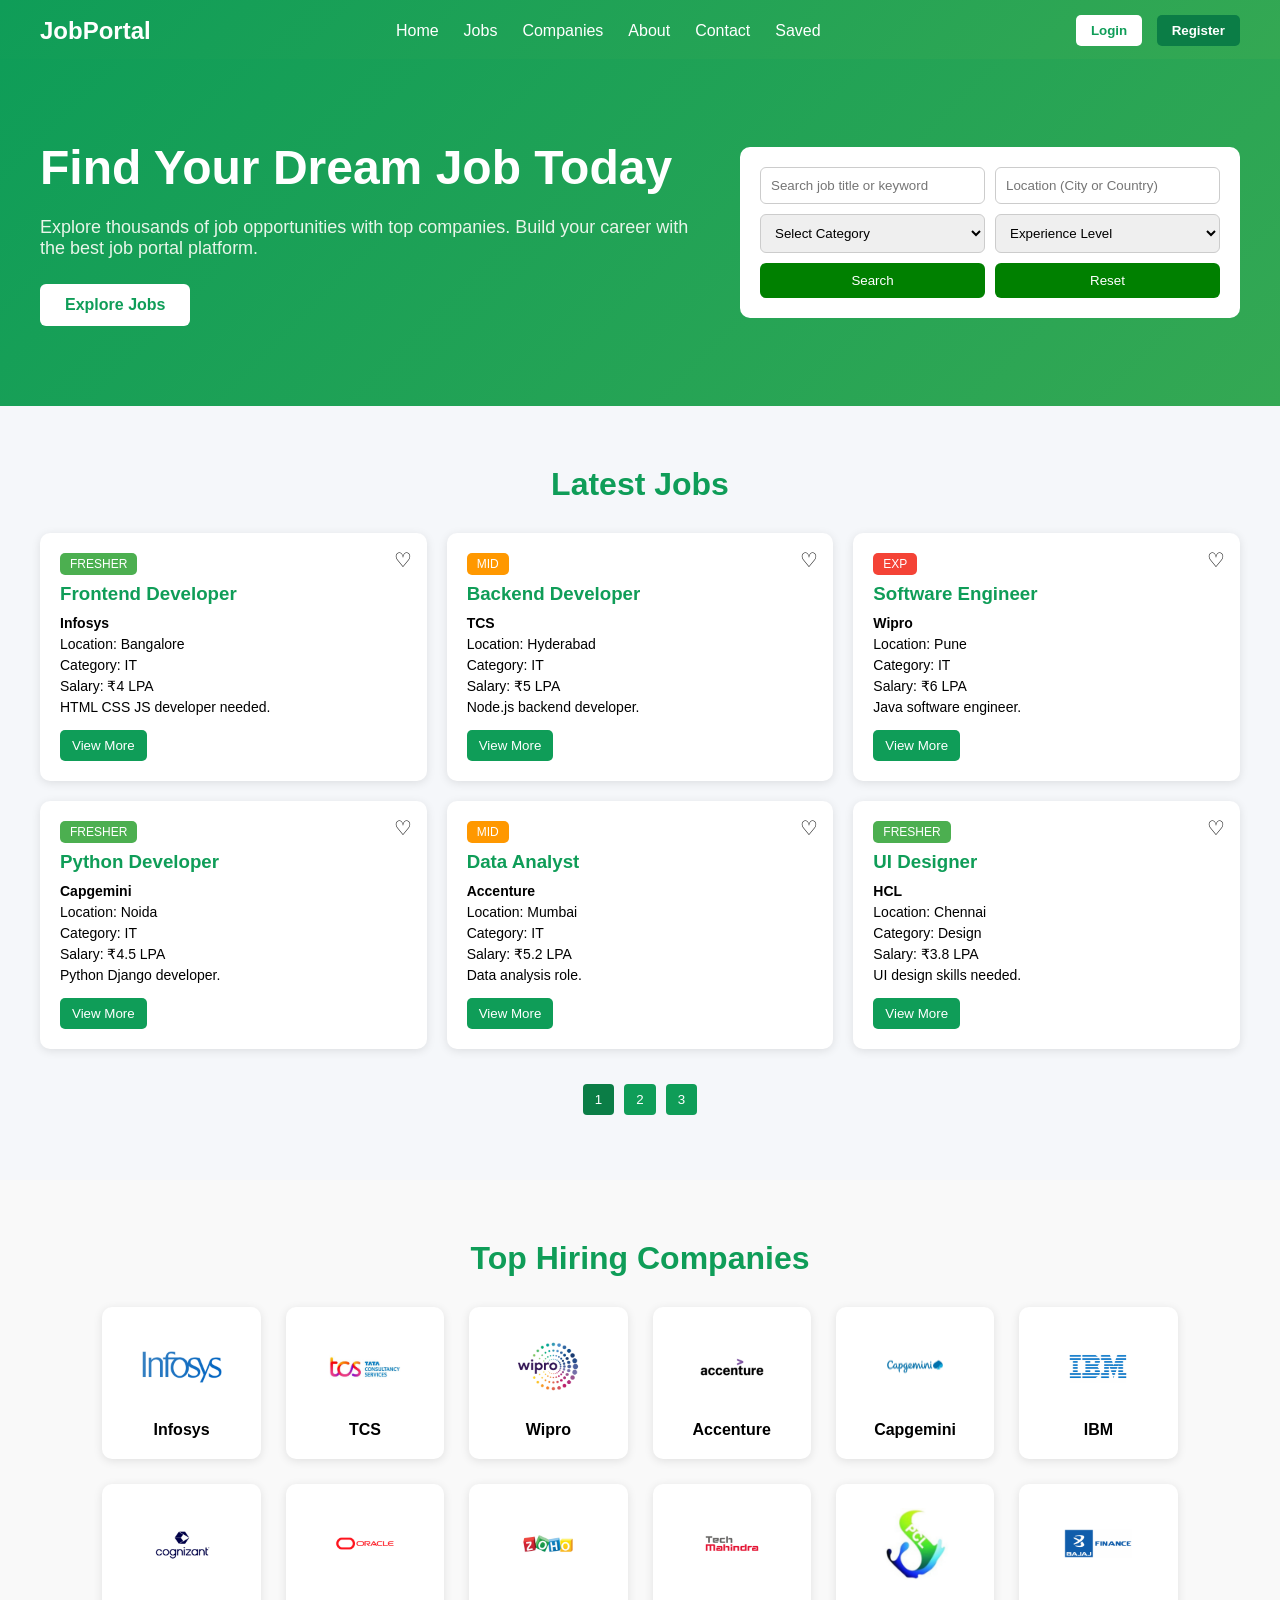
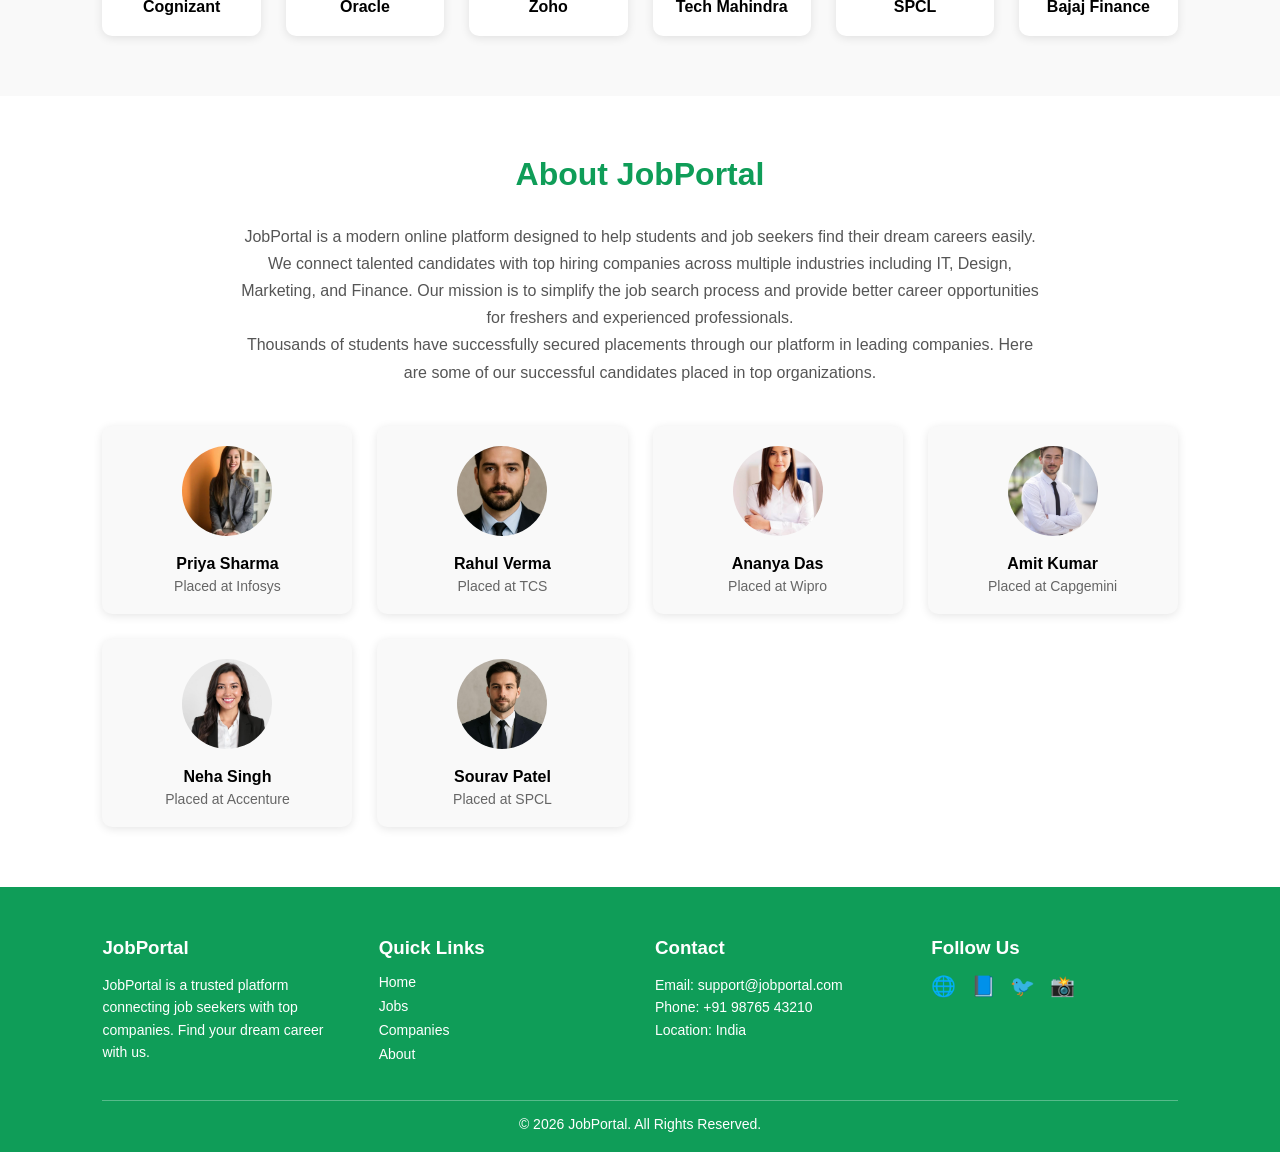
<file: index.html>
<!DOCTYPE html>
<html lang="en">
<head>
    <meta charset="UTF-8">
    <meta name="viewport" content="width=device-width, initial-scale=1.0">
    <title>Job Portal</title>
    <link rel="stylesheet" href="style.css">
</head>

<body>

<!-- ================= HEADER ================= -->
<header>
    <div class="navbar">

        <div class="logo">JobPortal</div>

        <div class="menu-toggle" id="menuToggle">☰</div>

        <nav class="nav-links" id="navLinks">
            <a href="#home">Home</a>
            <a href="#jobs">Jobs</a>
            <a href="#companies">Companies</a>
            <a href="#about">About</a>
            <a href="#contact">Contact</a>
            <a href="saved.html">Saved</a>
        </nav>

        <div class="nav-buttons">
            <button class="login" id="loginBtn">Login</button>
            <button class="register" id="registerBtn">Register</button>
        </div>

    </div>
</header>


<!-- ================= HOME SECTION ================= -->
<section class="home" id="home">
    <div class="home-content">

        <!-- Left Text -->
        <div class="home-text">
            <h1>Find Your Dream Job Today</h1>
            <p>
                Explore thousands of job opportunities with top companies.
                Build your career with the best job portal platform.
            </p>
            <button class="explore-btn">Explore Jobs</button>
        </div>

        <!-- Right Search -->
        <div class="search-container">

            <input type="text" id="keyword" placeholder="Search job title or keyword" onkeyup="liveSearch()">

            <input type="text" id="location" placeholder="Location (City or Country)">

            <select id="category">
                <option value="">Select Category</option>
                <option>IT</option>
                <option>Marketing</option>
                <option>Design</option>
                <option>Finance</option>
            </select>

            <select id="experience">
                <option value="">Experience Level</option>
                <option>fresher</option>
                <option>mid</option>
                <option>exp</option>
            </select>

            <div class="search-buttons">
                <button onclick="searchJobs()">Search</button>
                <button onclick="clearFilters()" class="clear-btn">Reset</button>
            </div>

        </div>

    </div>

</section>


<!-- ================= JOB SECTION ================= -->
<section class="jobs-section" id="jobs">

    <h2 class="section-title">Latest Jobs</h2>

    <div class="jobs-container" id="jobsContainer"></div>

    <div class="pagination" id="pagination"></div>

</section>


<!-- ================= JOB MODAL ================= -->
<div class="job-modal" id="jobModal">

    <div class="job-modal-content">

        <span class="close-job-modal" id="closeJobModal">&times;</span>

        <h2 id="modalTitle"></h2>
        <p id="modalCompany"></p>
        <p id="modalSalary"></p>
        <p id="modalLocation"></p>
        <p id="modalLevel"></p>
        <p id="modalDescription"></p>

    </div>

</div>
<!------------companies-------------------->

<section class="companies-section" id="companies">

    <h2 class="section-title">Top Hiring Companies</h2>

    <div class="companies-container">

        <div class="company-card">
            <img src="images/infosys.jpeg" alt="Infosys">
            <p>Infosys</p>
        </div>

        <div class="company-card">
            <img src="images/tcs.jpeg" alt="TCS">
            <p>TCS</p>
        </div>

        <div class="company-card">
            <img src="images/wipro.jpeg" alt="Wipro">
            <p>Wipro</p>
        </div>

        <div class="company-card">
            <img src="images/accenture.jpeg" alt="Accenture">
            <p>Accenture</p>
        </div>

        <div class="company-card">
            <img src="images/capgemini.jpeg" alt="Capgemini">
            <p>Capgemini</p>
        </div>

        <div class="company-card">
            <img src="images/ibm.jpeg" alt="IBM">
            <p>IBM</p>
        </div>

        <div class="company-card">
            <img src="images/cognizant.jpeg" alt="Cognizant">
            <p>Cognizant</p>
        </div>

        <div class="company-card">
            <img src="images/oracle.jpeg" alt="Oracle">
            <p>Oracle</p>
        </div>

        <div class="company-card">
            <img src="images/zoho.jpeg" alt="Zoho">
            <p>Zoho</p>
        </div>

        <div class="company-card">
            <img src="images/tech mahindra.jpeg" alt="Tech Mahindra">
            <p>Tech Mahindra</p>
        </div>

        <div class="company-card">
            <img src="images/spcl.jpeg" alt="SPCL">
            <p>SPCL</p>
        </div>

        <div class="company-card">
            <img src="images/bajaj.jpeg" alt="Baja">
            <p>Bajaj Finance</p>
        </div>

    </div>

</section>

<!-------------------About----------------------------->

<section class="about-section" id="about">

    <h2 class="section-title">About JobPortal</h2>

    <div class="about-content">

        <p>
            JobPortal is a modern online platform designed to help students and job seekers
            find their dream careers easily. We connect talented candidates with top hiring
            companies across multiple industries including IT, Design, Marketing, and Finance.
            Our mission is to simplify the job search process and provide better career
            opportunities for freshers and experienced professionals.
        </p>

        <p>
            Thousands of students have successfully secured placements through our platform
            in leading companies. Here are some of our successful candidates placed in
            top organizations.
        </p>

    </div>

    <div class="placed-students">

        <div class="student-card">
            <img src="images/f1.jpeg" alt="Student">
            <h4>Priya Sharma</h4>
            <p>Placed at Infosys</p>
        </div>

        <div class="student-card">
            <img src="images/m1.jpeg" alt="Student">
            <h4>Rahul Verma</h4>
            <p>Placed at TCS</p>
        </div>

        <div class="student-card">
            <img src="images/f2.jpeg" alt="Student">
            <h4>Ananya Das</h4>
            <p>Placed at Wipro</p>
        </div>

        <div class="student-card">
            <img src="images/m2.jpeg" alt="Student">
            <h4>Amit Kumar</h4>
            <p>Placed at Capgemini</p>
        </div>

        <div class="student-card">
            <img src="images/f3.jpeg" alt="Student">
            <h4>Neha Singh</h4>
            <p>Placed at Accenture</p>
        </div>

        <div class="student-card">
            <img src="images/m3.jpeg" alt="Student">
            <h4>Sourav Patel</h4>
            <p>Placed at SPCL</p>
        </div>

    </div>

</section>
<!-- ================= LOGIN MODAL ================= -->
<div class="login-modal" id="loginModal">

    <div class="login-box">

        <span class="close-btn" id="closeLogin">&times;</span>

        <h2>Login</h2>

        <form>
            <input type="email" placeholder="Email" required>
            <input type="password" placeholder="Password" required>

            <button type="submit">Login</button>

            <p>Don't have an account? <a href="#">Register</a></p>
        </form>

    </div>

</div>


<!-- ================= REGISTER MODAL ================= -->
<div class="register-modal" id="registerModal">

    <div class="register-box">

        <span class="close-btn" id="closeRegister">&times;</span>

        <h2>Register</h2>

        <form>
            <input type="text" placeholder="Full Name" required>
            <input type="email" placeholder="Email" required>
            <input type="password" placeholder="Password" required>
            <input type="password" placeholder="Confirm Password" required>

            <button type="submit">Register</button>

            <p>Already have an account? <a href="#">Login</a></p>
        </form>

    </div>

</div>

<!------------------Footer-------------------->
<section class="footer-section" id="contact">

    <div class="footer-container">

        <!-- About -->
        <div class="footer-box">
            <h3>JobPortal</h3>
            <p>
                JobPortal is a trusted platform connecting job seekers with
                top companies. Find your dream career with us.
            </p>
        </div>

        <!-- Quick Links -->
        <div class="footer-box">
            <h3>Quick Links</h3>
            <a href="#">Home</a>
            <a href="#jobs">Jobs</a>
            <a href="#companies">Companies</a>
            <a href="#about">About</a>
        </div>

        <!-- Contact -->
        <div class="footer-box">
            <h3>Contact</h3>
            <p>Email: support@jobportal.com</p>
            <p>Phone: +91 98765 43210</p>
            <p>Location: India</p>
        </div>

        <!-- Social -->
        <div class="footer-box">
            <h3>Follow Us</h3>
            <div class="social-icons">
                <span>🌐</span>
                <span>📘</span>
                <span>🐦</span>
                <span>📸</span>
            </div>
        </div>

    </div>

    <div class="footer-bottom">
        <p>© 2026 JobPortal. All Rights Reserved.</p>
    </div>

</section>


<!-- ================= JS LINK ================= -->
<script src="script.js"></script>

</body>
</html>
</file>
<file: style.css>
*{
    margin:0;
    padding:0;
    box-sizing:border-box;
    font-family: Arial, sans-serif;
}
body{
    margin:0;
    padding:0;
}

/* Header */
header{
    background: linear-gradient(135deg, #0f9d58, #34a853);
    color:white;
    padding:15px 40px;
}



/* Home Section */
.home{
    background: linear-gradient(135deg, #0f9d58, #34a853);
    color:white;
    padding:80px 40px;
    margin-top: -2px;
}

.home-content{
    display:flex;
    justify-content:space-between;
    align-items:center;
    flex-wrap:wrap;
    gap:40px;
}

/* Left Text */
.home-text{
    flex:1;
    min-width:300px;
}

.home-text h1{
    font-size:48px;
    margin-bottom:20px;
    line-height:1.2;
}

.home-text p{
    font-size:18px;
    margin-bottom:25px;
    color:#e8f5e9;
}

.explore-btn{
    padding:12px 25px;
    border:none;
    background:white;
    color:#0f9d58;
    font-weight:bold;
    border-radius:6px;
    cursor:pointer;
    font-size:16px;
}

.explore-btn:hover{
    background:#dff5e7;
}

/* Search Box */
.home-search{
    flex:1;
    min-width:280px;
    background:white;
    padding:30px;
    border-radius:10px;
    color:#333;
}

.home-search h3{
    margin-bottom:15px;
    color:#0f9d58;
}

.home-search input{
    width:100%;
    padding:10px;
    margin-bottom:15px;
    border:1px solid #ccc;
    border-radius:5px;
}

.home-search button{
    width:100%;
    padding:12px;
    background:#0f9d58;
    color:white;
    border:none;
    border-radius:5px;
    font-size:16px;
    cursor:pointer;
}

.home-search button:hover{
    background:#0b7d46;
}

/* Responsive */
@media(max-width:768px){

    .home{
        padding:60px 20px;
    }

    .home-text h1{
        font-size:32px;
    }

    .home-content{
        flex-direction:column;
        text-align:center;
    }
}

/* Navbar */
.navbar{
    display:flex;
    justify-content:space-between;
    align-items:center;
    flex-wrap:wrap;
}

.logo{
    font-size:24px;
    font-weight:bold;
}

/* Nav Links */
.nav-links{
    display:flex;
    gap:25px;
}

.nav-links a{
    color:white;
    text-decoration:none;
    font-size:16px;
    transition:0.3s;
}

.nav-links a:hover{
    color:#d4f5e1;
}

/* Buttons */
.nav-buttons button{
    padding:8px 15px;
    border:none;
    border-radius:5px;
    margin-left:10px;
    cursor:pointer;
    font-weight:bold;
}

.login{
    background:white;
    color:#0f9d58;
}

.register{
    background:#0b7d46;
    color:white;
}

/* Mobile Menu Icon */
.menu-toggle{
    display:none;
    font-size:24px;
    cursor:pointer;
}

/* Responsive */
@media(max-width:768px){

    .nav-links{
        display:none;
        flex-direction:column;
        width:100%;
        margin-top:15px;
    }

    .nav-links.active{
        display:flex;
    }

    .nav-buttons{
        width:100%;
        margin-top:10px;
    }

    .menu-toggle{
        display:block;
    }
}
/* Login Modal Background */
.login-modal{
    display:none;
    position:fixed;
    top:0;
    left:0;
    width:100%;
    height:100%;
    background:rgba(0,0,0,0.5);
    justify-content:center;
    align-items:center;
    z-index:1000;
}

/* Login Box */
.login-box{
    background:white;
    padding:30px;
    border-radius:10px;
    width:350px;
    position:relative;
    text-align:center;
}

.login-box h2{
    margin-bottom:20px;
    color:#0f9d58;
}

.close-btn{
    position:absolute;
    top:10px;
    right:15px;
    font-size:22px;
    cursor:pointer;
}

.login-box input{
    width:100%;
    padding:10px;
    margin:10px 0;
    border:1px solid #ccc;
    border-radius:5px;
}

.login-box button{
    width:100%;
    padding:10px;
    background:#0f9d58;
    color:white;
    border:none;
    border-radius:5px;
    cursor:pointer;
}

/* Register Modal */
.register-modal{
    display:none;
    position:fixed;
    top:0;
    left:0;
    width:100%;
    height:100%;
    background:rgba(0,0,0,0.5);
    justify-content:center;
    align-items:center;
    z-index:1000;
}

.register-box{
    background:white;
    padding:30px;
    border-radius:10px;
    width:350px;
    position:relative;
    text-align:center;
}

.register-box h2{
    margin-bottom:20px;
    color:#0f9d58;
}

.register-box input{
    width:100%;
    padding:10px;
    margin:10px 0;
    border:1px solid #ccc;
    border-radius:5px;
}

.register-box button{
    width:100%;
    padding:10px;
    background:#0f9d58;
    color:white;
    border:none;
    border-radius:5px;
    cursor:pointer;
}

.register-box button:hover{
    background:#0b7d46;
}
/* Jobs Section */
.jobs-section{
    padding:60px 40px;
    background:#f5f7fa;
}

.section-title{
    text-align:center;
    font-size:32px;
    color:#0f9d58;
    margin-bottom:30px;
}

.jobs-container{
    display:grid;
    grid-template-columns:repeat(auto-fit,minmax(300px,1fr));
    gap:20px;
}

/* Job Card */
.job-card{
    background:white;
    padding:20px;
    border-radius:10px;
    box-shadow:0 2px 10px rgba(0,0,0,0.1);
    position:relative;
}

.job-card h3{
    color:#0f9d58;
    margin-bottom:10px;
}

.job-card p{
    font-size:14px;
    margin:5px 0;
}

/* Level Badge */
.level{
    display:inline-block;
    padding:4px 10px;
    border-radius:5px;
    font-size:12px;
    color:white;
    margin-bottom:8px;
}

.fresher{ background:#4caf50; }
.mid{ background:#ff9800; }
.exp{ background:#f44336; }

/* Wishlist */
.wishlist{
    position:absolute;
    top:15px;
    right:15px;
    cursor:pointer;
    font-size:20px;
}

/* Button */
.view-btn{
    margin-top:10px;
    padding:8px 12px;
    background:#0f9d58;
    color:white;
    border:none;
    border-radius:5px;
    cursor:pointer;
}

/* Pagination */
.pagination{
    text-align:center;
    margin-top:30px;
}

.pagination button{
    margin:5px;
    padding:8px 12px;
    border:none;
    background:#0f9d58;
    color:white;
    border-radius:4px;
    cursor:pointer;
}

.pagination .active{
    background:#0b7d46;
}

/* Modal */
.job-modal{
    display:none;
    position:fixed;
    width:100%;
    height:100%;
    top:0;
    left:0;
    background:rgba(0,0,0,0.5);
    justify-content:center;
    align-items:center;
}

.job-modal-content{
    background:white;
    padding:30px;
    border-radius:10px;
    width:400px;
    position:relative;
}

.close-job-modal{
    position:absolute;
    top:10px;
    right:15px;
    font-size:22px;
    cursor:pointer;
}
/* SEARCH FILTER BOX */
.search-container {
    background: white;
    padding: 20px;
    border-radius: 10px;
    display: flex;
    flex-wrap: wrap;
    gap: 10px;
    max-width: 500px;
}

.search-container input,
.search-container select {
    padding: 10px;
    border: 1px solid #ccc;
    border-radius: 6px;
    flex: 1 1 45%;
}

.search-buttons {
    display: flex;
    gap: 10px;
    width: 100%;
}

.search-buttons button {
    flex: 1;
    padding: 10px;
    background: green;
    color: white;
    border: none;
    border-radius: 6px;
    cursor: pointer;
}

.clear-btn {
    background: gray;
}
/* Companies Section */
.companies-section{
    padding:60px 8%;
    background:#f9f9f9;
}

.companies-container{
    display:grid;
    grid-template-columns:repeat(auto-fit,minmax(150px,1fr));
    gap:25px;
    margin-top:30px;
}

.company-card{
    background:white;
    padding:20px;
    border-radius:10px;
    text-align:center;
    box-shadow:0 2px 10px rgba(0,0,0,0.1);
    transition:0.3s;
}

.company-card:hover{
    transform:translateY(-5px);
}

.company-card img{
    width:80px;
    height:80px;
    object-fit:contain;
    margin-bottom:10px;
}

.company-card p{
    font-weight:600;
}
/* About Section */
.about-section{
    padding:60px 8%;
    background:white;
    text-align:center;
}

.about-content{
    max-width:800px;
    margin:auto;
    margin-bottom:40px;
    color:#555;
    line-height:1.7;
}

/* Students */
.placed-students{
    display:grid;
    grid-template-columns:repeat(auto-fit,minmax(200px,1fr));
    gap:25px;
}

.student-card{
    background:#f9f9f9;
    padding:20px;
    border-radius:10px;
    box-shadow:0 2px 10px rgba(0,0,0,0.1);
    transition:0.3s;
}

.student-card:hover{
    transform:translateY(-5px);
}

.student-card img{
    width:90px;
    height:90px;
    border-radius:50%;
    object-fit:cover;
    margin-bottom:10px;
}

.student-card h4{
    margin:5px 0;
}

.student-card p{
    color:#666;
    font-size:14px;
}
/* Footer Section */
.footer-section{
    background:#0f9d58;   /* same green */
    color:white;
    padding:50px 8% 20px;
}

.footer-container{
    display:grid;
    grid-template-columns:repeat(auto-fit,minmax(220px,1fr));
    gap:30px;
    margin-bottom:30px;
}

.footer-box h3{
    margin-bottom:15px;
}

.footer-box p{
    font-size:14px;
    line-height:1.6;
}

.footer-box a{
    display:block;
    color:white;
    text-decoration:none;
    margin-bottom:8px;
    font-size:14px;
}

.footer-box a:hover{
    text-decoration:underline;
}

.social-icons span{
    font-size:20px;
    margin-right:10px;
    cursor:pointer;
}

.footer-bottom{
    text-align:center;
    border-top:1px solid rgba(255,255,255,0.3);
    padding-top:15px;
    font-size:14px;
}
</file>
